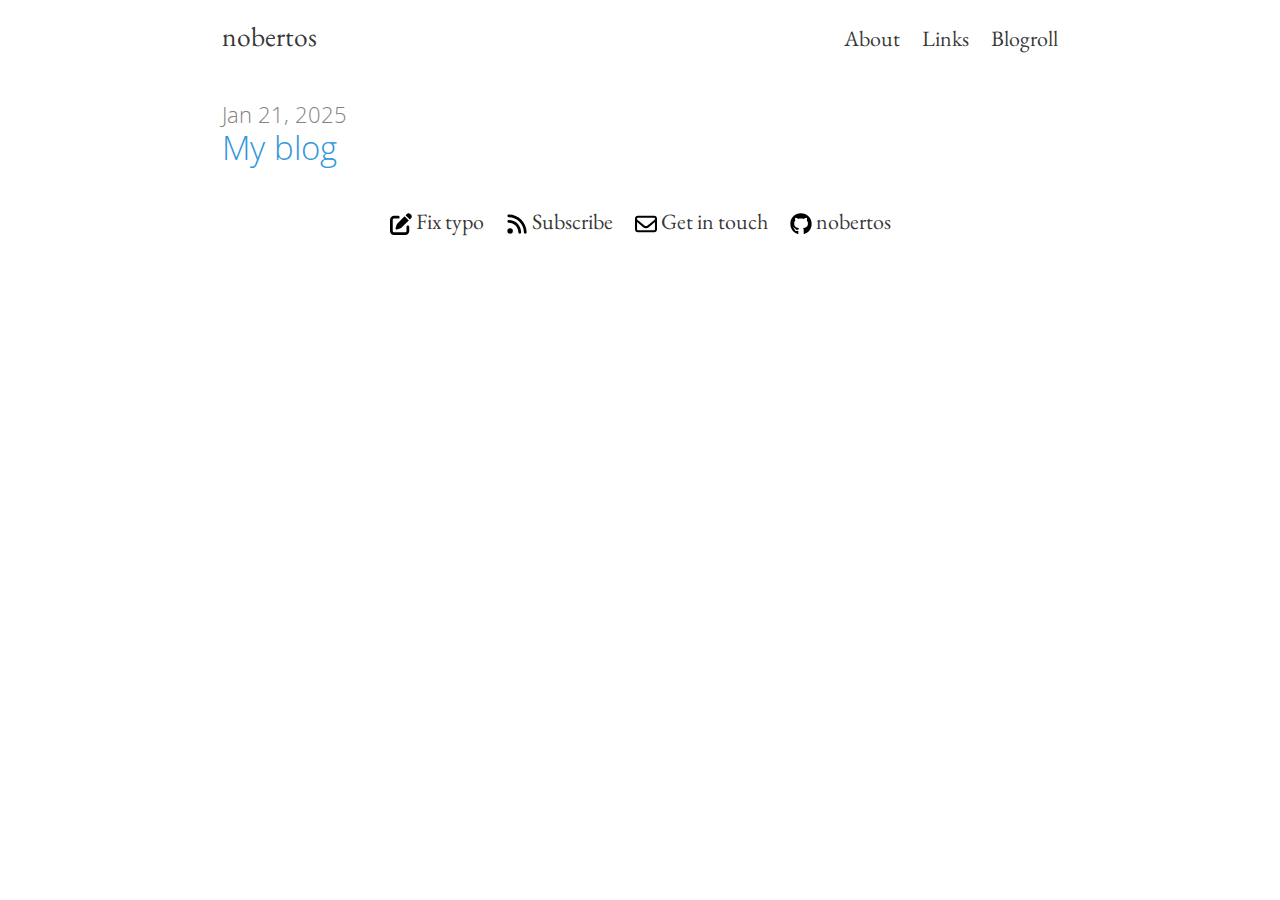
<file: index.html>
<!DOCTYPE html>
<html lang='en-US'>
<head>
  <meta charset='utf-8'>
  <meta name="viewport" content="width=device-width, initial-scale=1">
  <title>nobertos</title>
  <meta name="description" content="Yet another yet another programming blog by Rayene Nassim ZORGANIaka nobertos.">
  <link rel="icon" href="/favicon.png" type="image/png">
  <link rel="icon" href="/favicon.svg" type="image/svg+xml">
  <link rel="canonical" href="https://nobertos.github.io">
  <link rel="alternate" type="application/rss+xml" title="nobertos" href="https://nobertos.github.io/feed.xml">
  <style>
  @font-face {
    font-family: 'Open Sans'; src: url('/css/OpenSans-300-Normal.woff2') format('woff2');
    font-weight: 300; font-style: normal;
  }
  @font-face {
    font-family: 'JetBrains Mono'; src: url('/css/JetBrainsMono-400-Normal.woff2') format('woff2');
    font-weight: 400; font-style: normal;
  }
  @font-face {
    font-family: 'JetBrains Mono'; src: url('/css/JetBrainsMono-700-Normal.woff2') format('woff2');
    font-weight: 700; font-style: normal;
  }
  @font-face {
    font-family: 'EB Garamond'; src: url('/css/EBGaramond-400-Normal.woff2') format('woff2');
    font-weight: 400; font-style: normal;
  }
  @font-face {
    font-family: 'EB Garamond'; src: url('/css/EBGaramond-400-Italic.woff2') format('woff2');
    font-weight: 400; font-style: italic;
  }
  @font-face {
    font-family: 'EB Garamond'; src: url('/css/EBGaramond-700-Normal.woff2') format('woff2');
    font-weight: 700; font-style: normal;
  }
  @font-face {
    font-family: 'EB Garamond'; src: url('/css/EBGaramond-700-Italic.woff2') format('woff2');
    font-weight: 700; font-style: italic;
  }

  * { box-sizing: border-box; margin: 0; padding: 0; margin-block-start: 0; margin-block-end: 0; }

  body {
    max-width: 80ch;
    padding: 2ch;
    margin-left: auto;
    margin-right: auto;
  }

  header { margin-bottom: 2rem; }
  header > nav { display: flex; column-gap: 2ch; align-items: baseline; flex-wrap: wrap; }
  header a { font-style: normal; color: rgba(0, 0, 0, .8); text-decoration: none; }
  header a:hover { color: rgba(0, 0, 0, .8); text-decoration: underline; }
  header .title { font-size: 1.25em; flex-grow: 2; }

  footer { margin-top: 2rem; }
  footer > p { display: flex; column-gap: 2ch; justify-content: center; flex-wrap: wrap; }
  footer a { color: rgba(0, 0, 0, .8); text-decoration: none; white-space: nowrap; }
  footer i { vertical-align: middle; color: rgba(0, 0, 0, .8) }

  </style>

  <link rel="stylesheet" href="/css/main.css">
  
</head>

<body>
  <header>
    <nav>
      <a class="title" href="/">nobertos</a>
      <a href="/about.html">About</a>
      <a href="/links.html">Links</a>
      <a href="/blogroll.html">Blogroll</a>
    </nav>
  </header>

  <main>
  <ul class="post-list">
<li>
  <h2><time class="meta" datetime="2025-01-21">Jan 21, 2025</time> <a href="/2025/01/21/welcome-to-my-blog.html">My blog</a></h2>
</li></ul>
  </main>

  <footer>
    <p>
      <a href="https://github.com/nobertos/nobertos.github.io/edit/master/src/templates.ts">
        <svg class="icon"><use href="/assets/icons.svg#edit"/></svg>
        Fix typo
      </a>
      <a href="/feed.xml">
        <svg class="icon"><use href="/assets/icons.svg#rss"/></svg>
        Subscribe
      </a>
      <a href="mailto:rn.zorgani+blog@gmail.com">
        <svg class="icon"><use href="/assets/icons.svg#email"/></svg>
        Get in touch
      </a>
      <a href="https://github.com/nobertos">
        <svg class="icon"><use href="/assets/icons.svg#github"/></svg>
        nobertos
      </a>
    </p>
  </footer>
</body>

</html>
</file>
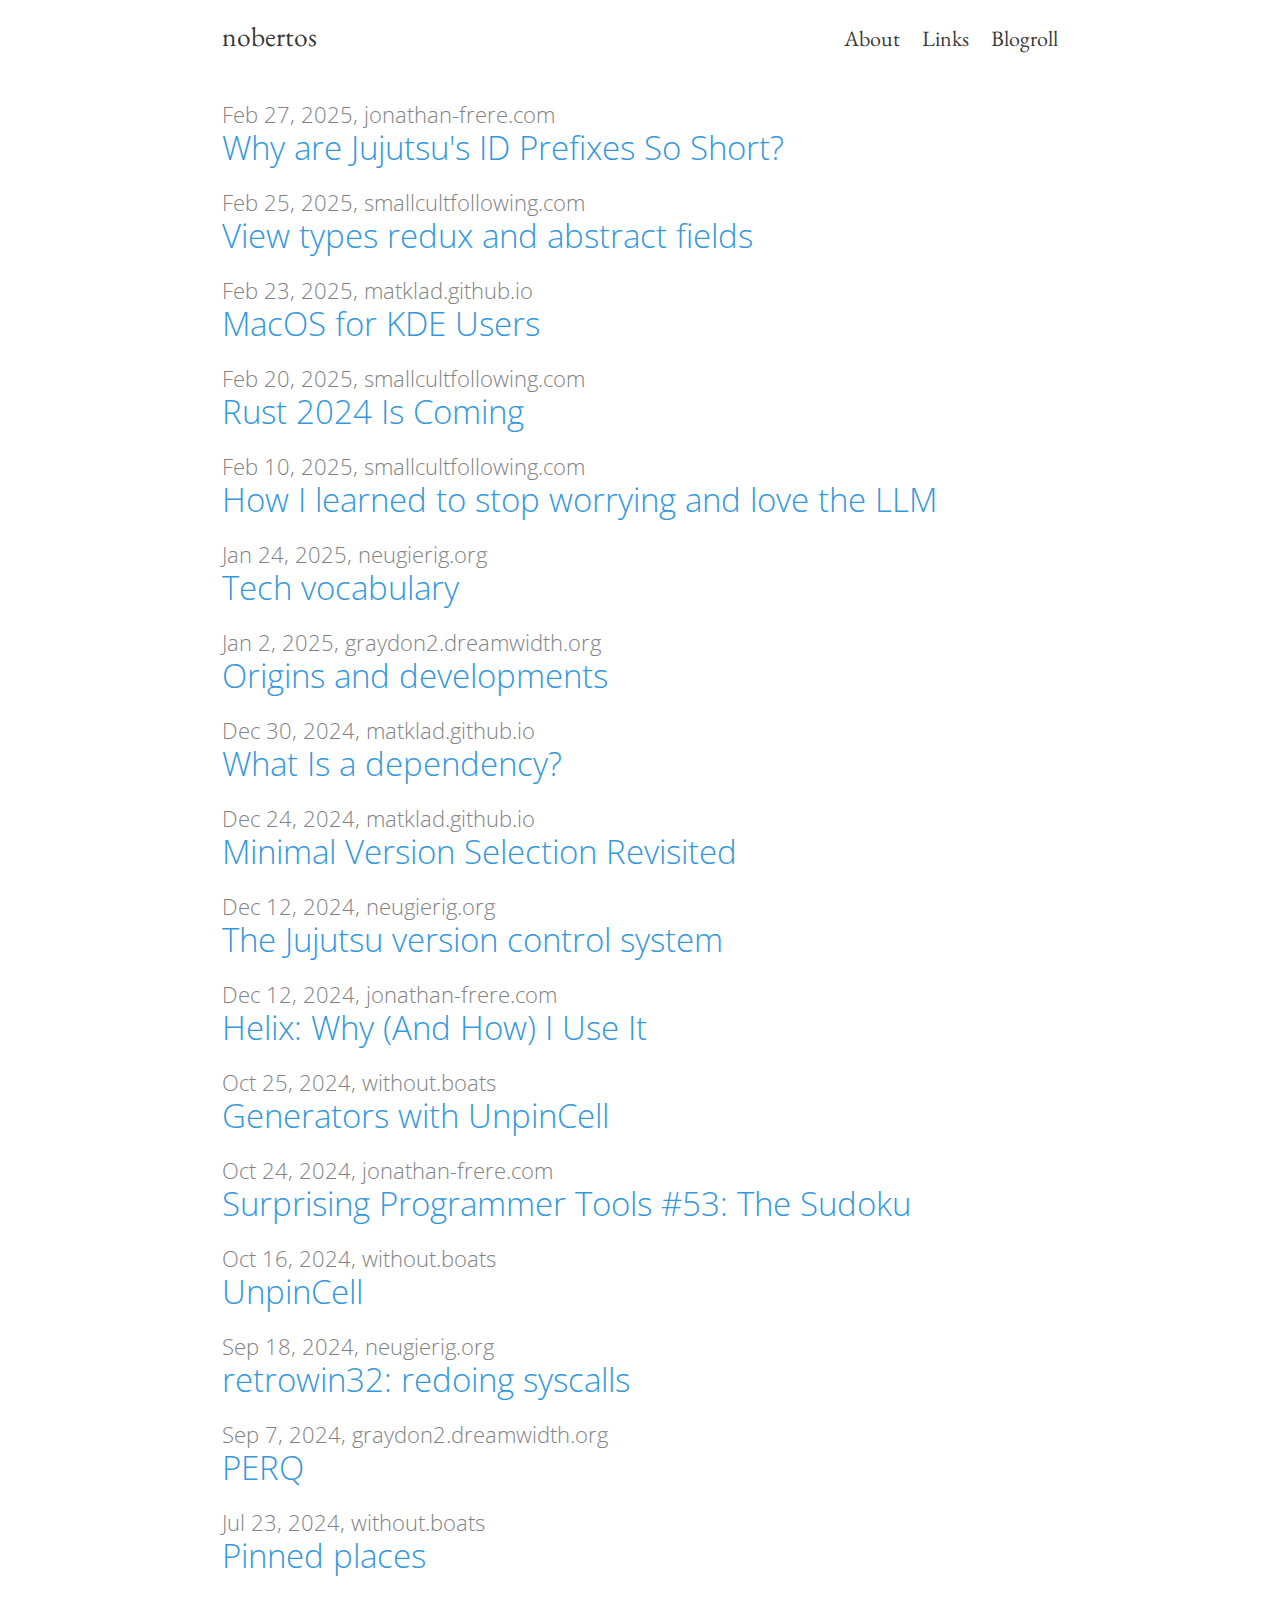
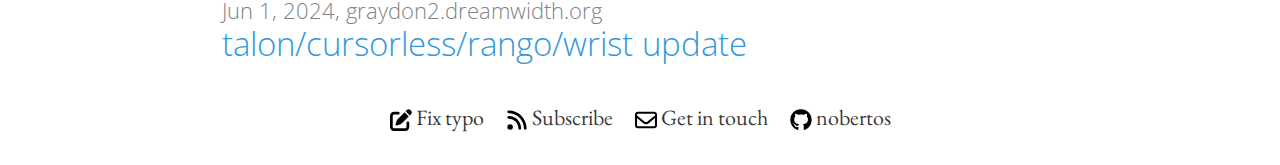
<file: blogroll.html>
<!DOCTYPE html>
<html lang='en-US'>
<head>
  <meta charset='utf-8'>
  <meta name="viewport" content="width=device-width, initial-scale=1">
  <title>nobertos</title>
  <meta name="description" content="Yet another yet another programming blog by Rayene Nassim ZORGANIaka nobertos.">
  <link rel="icon" href="/favicon.png" type="image/png">
  <link rel="icon" href="/favicon.svg" type="image/svg+xml">
  <link rel="canonical" href="https://nobertos.github.io">
  <link rel="alternate" type="application/rss+xml" title="nobertos" href="https://nobertos.github.io/feed.xml">
  <style>
  @font-face {
    font-family: 'Open Sans'; src: url('/css/OpenSans-300-Normal.woff2') format('woff2');
    font-weight: 300; font-style: normal;
  }
  @font-face {
    font-family: 'JetBrains Mono'; src: url('/css/JetBrainsMono-400-Normal.woff2') format('woff2');
    font-weight: 400; font-style: normal;
  }
  @font-face {
    font-family: 'JetBrains Mono'; src: url('/css/JetBrainsMono-700-Normal.woff2') format('woff2');
    font-weight: 700; font-style: normal;
  }
  @font-face {
    font-family: 'EB Garamond'; src: url('/css/EBGaramond-400-Normal.woff2') format('woff2');
    font-weight: 400; font-style: normal;
  }
  @font-face {
    font-family: 'EB Garamond'; src: url('/css/EBGaramond-400-Italic.woff2') format('woff2');
    font-weight: 400; font-style: italic;
  }
  @font-face {
    font-family: 'EB Garamond'; src: url('/css/EBGaramond-700-Normal.woff2') format('woff2');
    font-weight: 700; font-style: normal;
  }
  @font-face {
    font-family: 'EB Garamond'; src: url('/css/EBGaramond-700-Italic.woff2') format('woff2');
    font-weight: 700; font-style: italic;
  }

  * { box-sizing: border-box; margin: 0; padding: 0; margin-block-start: 0; margin-block-end: 0; }

  body {
    max-width: 80ch;
    padding: 2ch;
    margin-left: auto;
    margin-right: auto;
  }

  header { margin-bottom: 2rem; }
  header > nav { display: flex; column-gap: 2ch; align-items: baseline; flex-wrap: wrap; }
  header a { font-style: normal; color: rgba(0, 0, 0, .8); text-decoration: none; }
  header a:hover { color: rgba(0, 0, 0, .8); text-decoration: underline; }
  header .title { font-size: 1.25em; flex-grow: 2; }

  footer { margin-top: 2rem; }
  footer > p { display: flex; column-gap: 2ch; justify-content: center; flex-wrap: wrap; }
  footer a { color: rgba(0, 0, 0, .8); text-decoration: none; white-space: nowrap; }
  footer i { vertical-align: middle; color: rgba(0, 0, 0, .8) }

  </style>

  <link rel="stylesheet" href="/css/main.css">
  
</head>

<body>
  <header>
    <nav>
      <a class="title" href="/">nobertos</a>
      <a href="/about.html">About</a>
      <a href="/links.html">Links</a>
      <a href="/blogroll.html">Blogroll</a>
    </nav>
  </header>

  <main>
  <ul class="post-list">
<li>
  <h2>
  <span class="meta"><time  datetime="2025-02-27">Feb 27, 2025</time>, jonathan-frere.com</span>
    <a href="https://jonathan-frere.com/posts/jujutsu-shortest-ids/">Why are Jujutsu's ID Prefixes So Short?</a>
  </h2>
</li>
<li>
  <h2>
  <span class="meta"><time  datetime="2025-02-25">Feb 25, 2025</time>, smallcultfollowing.com</span>
    <a href="https://smallcultfollowing.com/babysteps/blog/2025/02/25/view-types-redux/?utm_source=atom_feed">View types redux and abstract fields</a>
  </h2>
</li>
<li>
  <h2>
  <span class="meta"><time  datetime="2025-02-23">Feb 23, 2025</time>, matklad.github.io</span>
    <a href="https://matklad.github.io/2025/02/23/macos-for-kde-users.html">MacOS for KDE Users</a>
  </h2>
</li>
<li>
  <h2>
  <span class="meta"><time  datetime="2025-02-20">Feb 20, 2025</time>, smallcultfollowing.com</span>
    <a href="https://smallcultfollowing.com/babysteps/blog/2025/02/20/rust-2024-is-coming/?utm_source=atom_feed">Rust 2024 Is Coming</a>
  </h2>
</li>
<li>
  <h2>
  <span class="meta"><time  datetime="2025-02-10">Feb 10, 2025</time>, smallcultfollowing.com</span>
    <a href="https://smallcultfollowing.com/babysteps/blog/2025/02/10/love-the-llm/?utm_source=atom_feed">How I learned to stop worrying and love the LLM</a>
  </h2>
</li>
<li>
  <h2>
  <span class="meta"><time  datetime="2025-01-24">Jan 24, 2025</time>, neugierig.org</span>
    <a href="https://neugierig.org/software/blog/2025/01/tech-vocabulary.html">Tech vocabulary</a>
  </h2>
</li>
<li>
  <h2>
  <span class="meta"><time  datetime="2025-01-02">Jan 2, 2025</time>, graydon2.dreamwidth.org</span>
    <a href="https://graydon2.dreamwidth.org/315410.html">Origins and developments</a>
  </h2>
</li>
<li>
  <h2>
  <span class="meta"><time  datetime="2024-12-30">Dec 30, 2024</time>, matklad.github.io</span>
    <a href="https://matklad.github.io/2024/12/30/what-is-dependency.html">What Is a dependency?</a>
  </h2>
</li>
<li>
  <h2>
  <span class="meta"><time  datetime="2024-12-24">Dec 24, 2024</time>, matklad.github.io</span>
    <a href="https://matklad.github.io/2024/12/24/minimal-version-selection-revisited.html">Minimal Version Selection Revisited</a>
  </h2>
</li>
<li>
  <h2>
  <span class="meta"><time  datetime="2024-12-12">Dec 12, 2024</time>, neugierig.org</span>
    <a href="https://neugierig.org/software/blog/2024/12/jujutsu.html">The Jujutsu version control system</a>
  </h2>
</li>
<li>
  <h2>
  <span class="meta"><time  datetime="2024-12-12">Dec 12, 2024</time>, jonathan-frere.com</span>
    <a href="https://jonathan-frere.com/posts/helix/">Helix: Why (And How) I Use It</a>
  </h2>
</li>
<li>
  <h2>
  <span class="meta"><time  datetime="2024-10-25">Oct 25, 2024</time>, without.boats</span>
    <a href="https://without.boats/blog/generators-with-unpin-cell/">Generators with UnpinCell</a>
  </h2>
</li>
<li>
  <h2>
  <span class="meta"><time  datetime="2024-10-24">Oct 24, 2024</time>, jonathan-frere.com</span>
    <a href="https://jonathan-frere.com/posts/useful-tools-sudoku/">Surprising Programmer Tools #53: The Sudoku</a>
  </h2>
</li>
<li>
  <h2>
  <span class="meta"><time  datetime="2024-10-16">Oct 16, 2024</time>, without.boats</span>
    <a href="https://without.boats/blog/unpin-cell/">UnpinCell</a>
  </h2>
</li>
<li>
  <h2>
  <span class="meta"><time  datetime="2024-09-18">Sep 18, 2024</time>, neugierig.org</span>
    <a href="https://neugierig.org/software/blog/2024/09/retrowin32-syscalls.html">retrowin32: redoing syscalls</a>
  </h2>
</li>
<li>
  <h2>
  <span class="meta"><time  datetime="2024-09-07">Sep 7, 2024</time>, graydon2.dreamwidth.org</span>
    <a href="https://graydon2.dreamwidth.org/313862.html">PERQ</a>
  </h2>
</li>
<li>
  <h2>
  <span class="meta"><time  datetime="2024-07-23">Jul 23, 2024</time>, without.boats</span>
    <a href="https://without.boats/blog/pinned-places/">Pinned places</a>
  </h2>
</li>
<li>
  <h2>
  <span class="meta"><time  datetime="2024-06-01">Jun 1, 2024</time>, graydon2.dreamwidth.org</span>
    <a href="https://graydon2.dreamwidth.org/313270.html">talon/cursorless/rango/wrist update</a>
  </h2>
</li></ul>
  </main>

  <footer>
    <p>
      <a href="https://github.com/nobertos/nobertos.github.io/edit/master/src/templates.ts">
        <svg class="icon"><use href="/assets/icons.svg#edit"/></svg>
        Fix typo
      </a>
      <a href="/feed.xml">
        <svg class="icon"><use href="/assets/icons.svg#rss"/></svg>
        Subscribe
      </a>
      <a href="mailto:rn.zorgani+blog@gmail.com">
        <svg class="icon"><use href="/assets/icons.svg#email"/></svg>
        Get in touch
      </a>
      <a href="https://github.com/nobertos">
        <svg class="icon"><use href="/assets/icons.svg#github"/></svg>
        nobertos
      </a>
    </p>
  </footer>
</body>

</html>
</file>
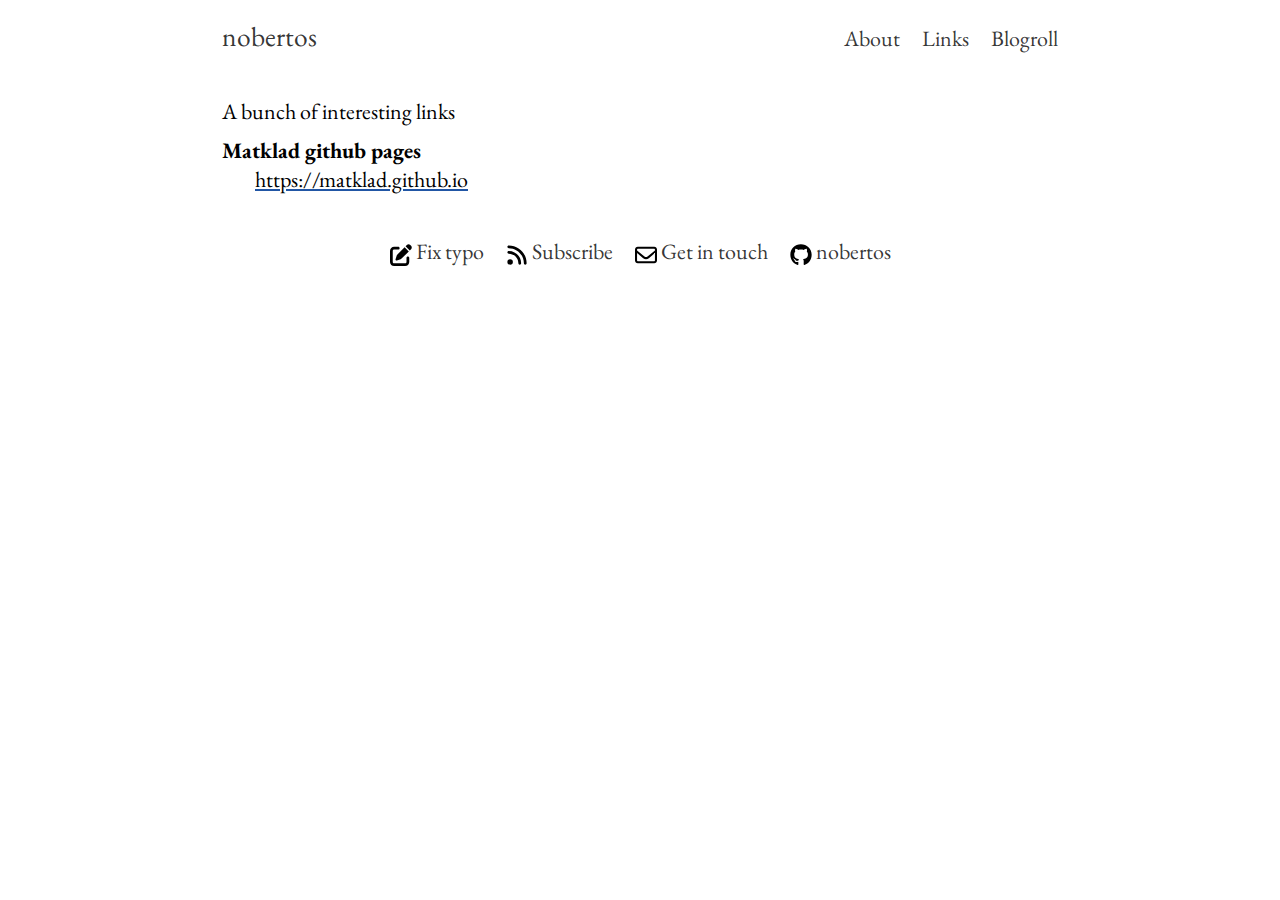
<file: links.html>
<!DOCTYPE html>
<html lang='en-US'>
<head>
  <meta charset='utf-8'>
  <meta name="viewport" content="width=device-width, initial-scale=1">
  <title>nobertos</title>
  <meta name="description" content="Yet another yet another programming blog by Rayene Nassim ZORGANIaka nobertos.">
  <link rel="icon" href="/favicon.png" type="image/png">
  <link rel="icon" href="/favicon.svg" type="image/svg+xml">
  <link rel="canonical" href="https://nobertos.github.io/links">
  <link rel="alternate" type="application/rss+xml" title="nobertos" href="https://nobertos.github.io/feed.xml">
  <style>
  @font-face {
    font-family: 'Open Sans'; src: url('/css/OpenSans-300-Normal.woff2') format('woff2');
    font-weight: 300; font-style: normal;
  }
  @font-face {
    font-family: 'JetBrains Mono'; src: url('/css/JetBrainsMono-400-Normal.woff2') format('woff2');
    font-weight: 400; font-style: normal;
  }
  @font-face {
    font-family: 'JetBrains Mono'; src: url('/css/JetBrainsMono-700-Normal.woff2') format('woff2');
    font-weight: 700; font-style: normal;
  }
  @font-face {
    font-family: 'EB Garamond'; src: url('/css/EBGaramond-400-Normal.woff2') format('woff2');
    font-weight: 400; font-style: normal;
  }
  @font-face {
    font-family: 'EB Garamond'; src: url('/css/EBGaramond-400-Italic.woff2') format('woff2');
    font-weight: 400; font-style: italic;
  }
  @font-face {
    font-family: 'EB Garamond'; src: url('/css/EBGaramond-700-Normal.woff2') format('woff2');
    font-weight: 700; font-style: normal;
  }
  @font-face {
    font-family: 'EB Garamond'; src: url('/css/EBGaramond-700-Italic.woff2') format('woff2');
    font-weight: 700; font-style: italic;
  }

  * { box-sizing: border-box; margin: 0; padding: 0; margin-block-start: 0; margin-block-end: 0; }

  body {
    max-width: 80ch;
    padding: 2ch;
    margin-left: auto;
    margin-right: auto;
  }

  header { margin-bottom: 2rem; }
  header > nav { display: flex; column-gap: 2ch; align-items: baseline; flex-wrap: wrap; }
  header a { font-style: normal; color: rgba(0, 0, 0, .8); text-decoration: none; }
  header a:hover { color: rgba(0, 0, 0, .8); text-decoration: underline; }
  header .title { font-size: 1.25em; flex-grow: 2; }

  footer { margin-top: 2rem; }
  footer > p { display: flex; column-gap: 2ch; justify-content: center; flex-wrap: wrap; }
  footer a { color: rgba(0, 0, 0, .8); text-decoration: none; white-space: nowrap; }
  footer i { vertical-align: middle; color: rgba(0, 0, 0, .8) }

  </style>

  <link rel="stylesheet" href="/css/main.css">
  
</head>

<body>
  <header>
    <nav>
      <a class="title" href="/">nobertos</a>
      <a href="/about.html">About</a>
      <a href="/links.html">Links</a>
      <a href="/blogroll.html">Blogroll</a>
    </nav>
  </header>

  <main>
  <p><span>A bunch of interesting links</span></p>
<dl>
<dt><span>Matklad github pages</span></dt>
<dd>
<p><a href="https://matklad.github.io" class="url">https://matklad.github.io</a></p>
</dd>
</dl>

  </main>

  <footer>
    <p>
      <a href="https://github.com/nobertos/nobertos.github.io/edit/master/content/links.dj">
        <svg class="icon"><use href="/assets/icons.svg#edit"/></svg>
        Fix typo
      </a>
      <a href="/feed.xml">
        <svg class="icon"><use href="/assets/icons.svg#rss"/></svg>
        Subscribe
      </a>
      <a href="mailto:rn.zorgani+blog@gmail.com">
        <svg class="icon"><use href="/assets/icons.svg#email"/></svg>
        Get in touch
      </a>
      <a href="https://github.com/nobertos">
        <svg class="icon"><use href="/assets/icons.svg#github"/></svg>
        nobertos
      </a>
    </p>
  </footer>
</body>

</html>
</file>
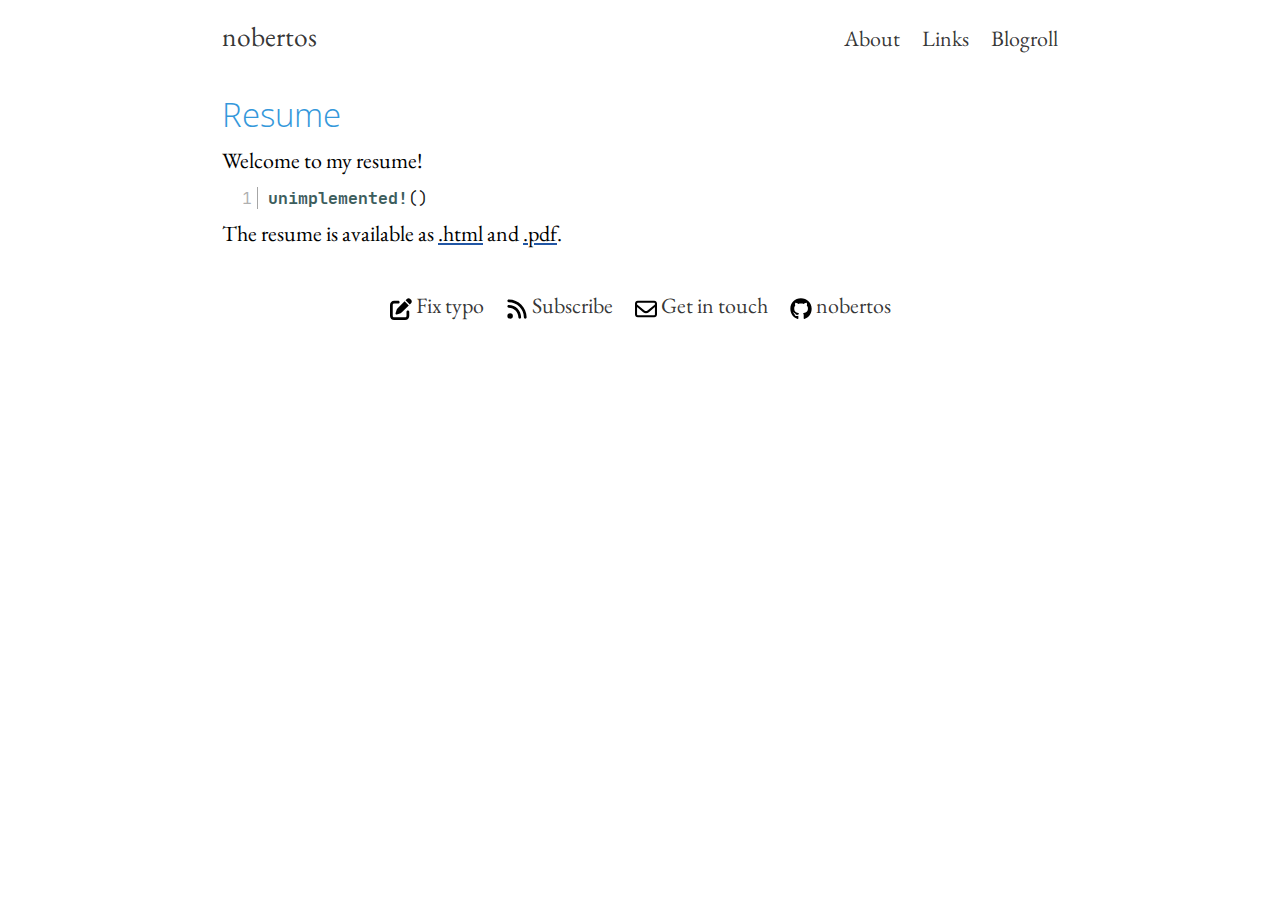
<file: resume.html>
<!DOCTYPE html>
<html lang='en-US'>
<head>
  <meta charset='utf-8'>
  <meta name="viewport" content="width=device-width, initial-scale=1">
  <title>nobertos</title>
  <meta name="description" content="Yet another yet another programming blog by Rayene Nassim ZORGANIaka nobertos.">
  <link rel="icon" href="/favicon.png" type="image/png">
  <link rel="icon" href="/favicon.svg" type="image/svg+xml">
  <link rel="canonical" href="https://nobertos.github.io/resume">
  <link rel="alternate" type="application/rss+xml" title="nobertos" href="https://nobertos.github.io/feed.xml">
  <style>
  @font-face {
    font-family: 'Open Sans'; src: url('/css/OpenSans-300-Normal.woff2') format('woff2');
    font-weight: 300; font-style: normal;
  }
  @font-face {
    font-family: 'JetBrains Mono'; src: url('/css/JetBrainsMono-400-Normal.woff2') format('woff2');
    font-weight: 400; font-style: normal;
  }
  @font-face {
    font-family: 'JetBrains Mono'; src: url('/css/JetBrainsMono-700-Normal.woff2') format('woff2');
    font-weight: 700; font-style: normal;
  }
  @font-face {
    font-family: 'EB Garamond'; src: url('/css/EBGaramond-400-Normal.woff2') format('woff2');
    font-weight: 400; font-style: normal;
  }
  @font-face {
    font-family: 'EB Garamond'; src: url('/css/EBGaramond-400-Italic.woff2') format('woff2');
    font-weight: 400; font-style: italic;
  }
  @font-face {
    font-family: 'EB Garamond'; src: url('/css/EBGaramond-700-Normal.woff2') format('woff2');
    font-weight: 700; font-style: normal;
  }
  @font-face {
    font-family: 'EB Garamond'; src: url('/css/EBGaramond-700-Italic.woff2') format('woff2');
    font-weight: 700; font-style: italic;
  }

  * { box-sizing: border-box; margin: 0; padding: 0; margin-block-start: 0; margin-block-end: 0; }

  body {
    max-width: 80ch;
    padding: 2ch;
    margin-left: auto;
    margin-right: auto;
  }

  header { margin-bottom: 2rem; }
  header > nav { display: flex; column-gap: 2ch; align-items: baseline; flex-wrap: wrap; }
  header a { font-style: normal; color: rgba(0, 0, 0, .8); text-decoration: none; }
  header a:hover { color: rgba(0, 0, 0, .8); text-decoration: underline; }
  header .title { font-size: 1.25em; flex-grow: 2; }

  footer { margin-top: 2rem; }
  footer > p { display: flex; column-gap: 2ch; justify-content: center; flex-wrap: wrap; }
  footer a { color: rgba(0, 0, 0, .8); text-decoration: none; white-space: nowrap; }
  footer i { vertical-align: middle; color: rgba(0, 0, 0, .8) }

  </style>

  <link rel="stylesheet" href="/css/main.css">
  <link rel="stylesheet" href="/css/resume.css">
</head>

<body>
  <header>
    <nav>
      <a class="title" href="/">nobertos</a>
      <a href="/about.html">About</a>
      <a href="/links.html">Links</a>
      <a href="/blogroll.html">Blogroll</a>
    </nav>
  </header>

  <main>
  
<h1><span>Resume</span> </h1>
<p><span>Welcome to my resume!</span></p>

<figure class="code-block">


<pre><code><span class="line"><span class="hl-built_in">unimplemented!</span>()</span></code></pre>

</figure>
<p><span>The resume is available as </span><a href="https://nobertos.github.io/resume.html"><span>.html</span></a><span> and </span><a href="https://nobertos.github.io/resume.pdf"><span>.pdf</span></a><span>.</span></p>

  </main>

  <footer>
    <p>
      <a href="https://github.com/nobertos/nobertos.github.io/edit/master/content/resume.dj">
        <svg class="icon"><use href="/assets/icons.svg#edit"/></svg>
        Fix typo
      </a>
      <a href="/feed.xml">
        <svg class="icon"><use href="/assets/icons.svg#rss"/></svg>
        Subscribe
      </a>
      <a href="mailto:rn.zorgani+blog@gmail.com">
        <svg class="icon"><use href="/assets/icons.svg#email"/></svg>
        Get in touch
      </a>
      <a href="https://github.com/nobertos">
        <svg class="icon"><use href="/assets/icons.svg#github"/></svg>
        nobertos
      </a>
    </p>
  </footer>
</body>

</html>
</file>
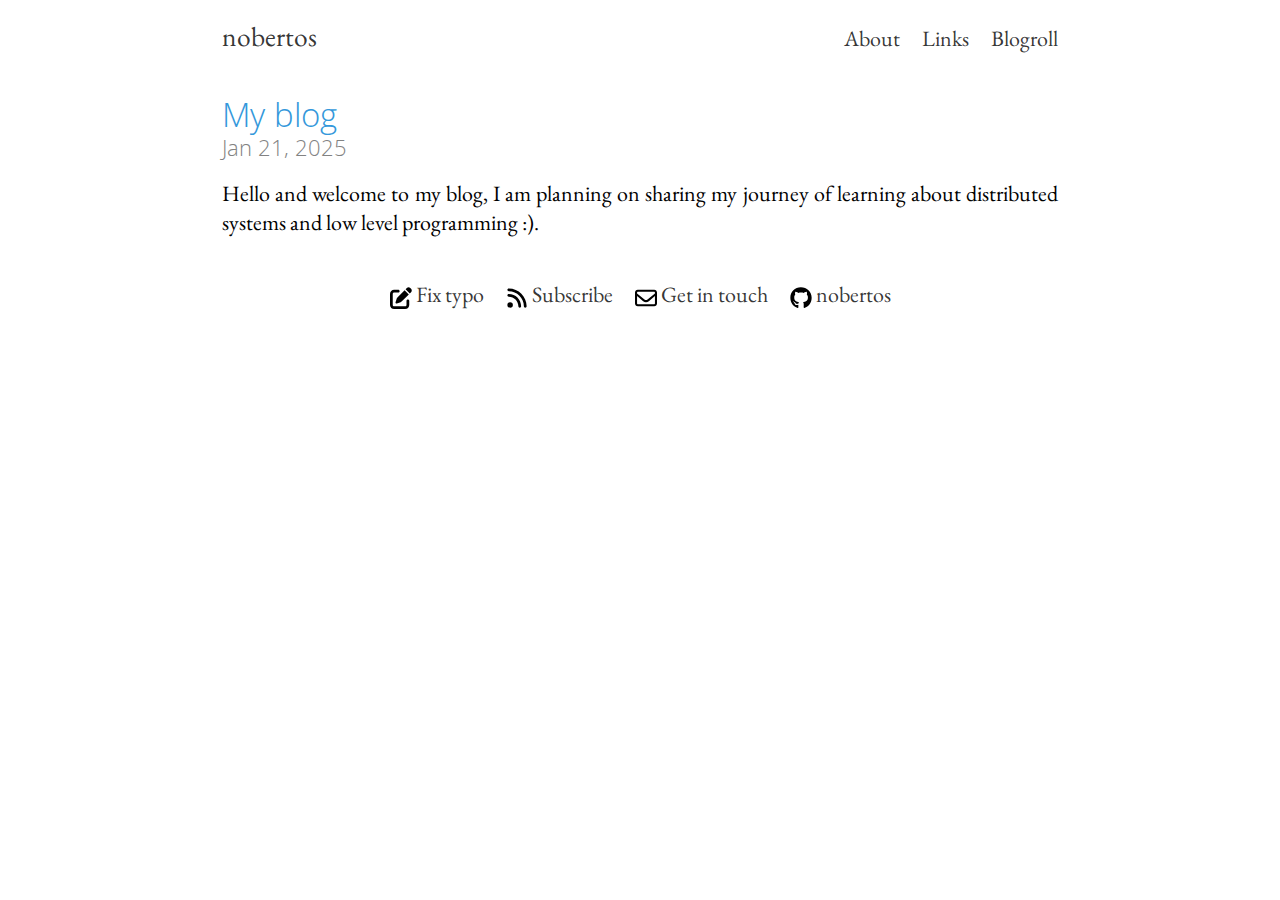
<file: 2025/01/21/welcome-to-my-blog.html>
<!DOCTYPE html>
<html lang='en-US'>
<head>
  <meta charset='utf-8'>
  <meta name="viewport" content="width=device-width, initial-scale=1">
  <title>My blog</title>
  <meta name="description" content="Hello and welcome to my blog, I am planning on sharing my journey of learning about distributed systems and low level programming :).">
  <link rel="icon" href="/favicon.png" type="image/png">
  <link rel="icon" href="/favicon.svg" type="image/svg+xml">
  <link rel="canonical" href="https://nobertos.github.io/2025/01/21/welcome-to-my-blog.html">
  <link rel="alternate" type="application/rss+xml" title="nobertos" href="https://nobertos.github.io/feed.xml">
  <style>
  @font-face {
    font-family: 'Open Sans'; src: url('/css/OpenSans-300-Normal.woff2') format('woff2');
    font-weight: 300; font-style: normal;
  }
  @font-face {
    font-family: 'JetBrains Mono'; src: url('/css/JetBrainsMono-400-Normal.woff2') format('woff2');
    font-weight: 400; font-style: normal;
  }
  @font-face {
    font-family: 'JetBrains Mono'; src: url('/css/JetBrainsMono-700-Normal.woff2') format('woff2');
    font-weight: 700; font-style: normal;
  }
  @font-face {
    font-family: 'EB Garamond'; src: url('/css/EBGaramond-400-Normal.woff2') format('woff2');
    font-weight: 400; font-style: normal;
  }
  @font-face {
    font-family: 'EB Garamond'; src: url('/css/EBGaramond-400-Italic.woff2') format('woff2');
    font-weight: 400; font-style: italic;
  }
  @font-face {
    font-family: 'EB Garamond'; src: url('/css/EBGaramond-700-Normal.woff2') format('woff2');
    font-weight: 700; font-style: normal;
  }
  @font-face {
    font-family: 'EB Garamond'; src: url('/css/EBGaramond-700-Italic.woff2') format('woff2');
    font-weight: 700; font-style: italic;
  }

  * { box-sizing: border-box; margin: 0; padding: 0; margin-block-start: 0; margin-block-end: 0; }

  body {
    max-width: 80ch;
    padding: 2ch;
    margin-left: auto;
    margin-right: auto;
  }

  header { margin-bottom: 2rem; }
  header > nav { display: flex; column-gap: 2ch; align-items: baseline; flex-wrap: wrap; }
  header a { font-style: normal; color: rgba(0, 0, 0, .8); text-decoration: none; }
  header a:hover { color: rgba(0, 0, 0, .8); text-decoration: underline; }
  header .title { font-size: 1.25em; flex-grow: 2; }

  footer { margin-top: 2rem; }
  footer > p { display: flex; column-gap: 2ch; justify-content: center; flex-wrap: wrap; }
  footer a { color: rgba(0, 0, 0, .8); text-decoration: none; white-space: nowrap; }
  footer i { vertical-align: middle; color: rgba(0, 0, 0, .8) }

  </style>

  <link rel="stylesheet" href="/css/main.css">
  
</head>

<body>
  <header>
    <nav>
      <a class="title" href="/">nobertos</a>
      <a href="/about.html">About</a>
      <a href="/links.html">Links</a>
      <a href="/blogroll.html">Blogroll</a>
    </nav>
  </header>

  <main>
  <article >

<h1><span>My blog</span> <time class="meta" datetime="2025-01-21">Jan 21, 2025</time></h1>
<p><span>Hello and welcome to my blog, I am planning on sharing my journey of learning about distributed systems and low level programming :).</span></p>
</article>
  </main>

  <footer>
    <p>
      <a href="https://github.com/nobertos/nobertos.github.io/edit/master/content/posts/2025-01-21-welcome-to-my-blog.dj">
        <svg class="icon"><use href="/assets/icons.svg#edit"/></svg>
        Fix typo
      </a>
      <a href="/feed.xml">
        <svg class="icon"><use href="/assets/icons.svg#rss"/></svg>
        Subscribe
      </a>
      <a href="mailto:rn.zorgani+blog@gmail.com">
        <svg class="icon"><use href="/assets/icons.svg#email"/></svg>
        Get in touch
      </a>
      <a href="https://github.com/nobertos">
        <svg class="icon"><use href="/assets/icons.svg#github"/></svg>
        nobertos
      </a>
    </p>
  </footer>
</body>

</html>
</file>
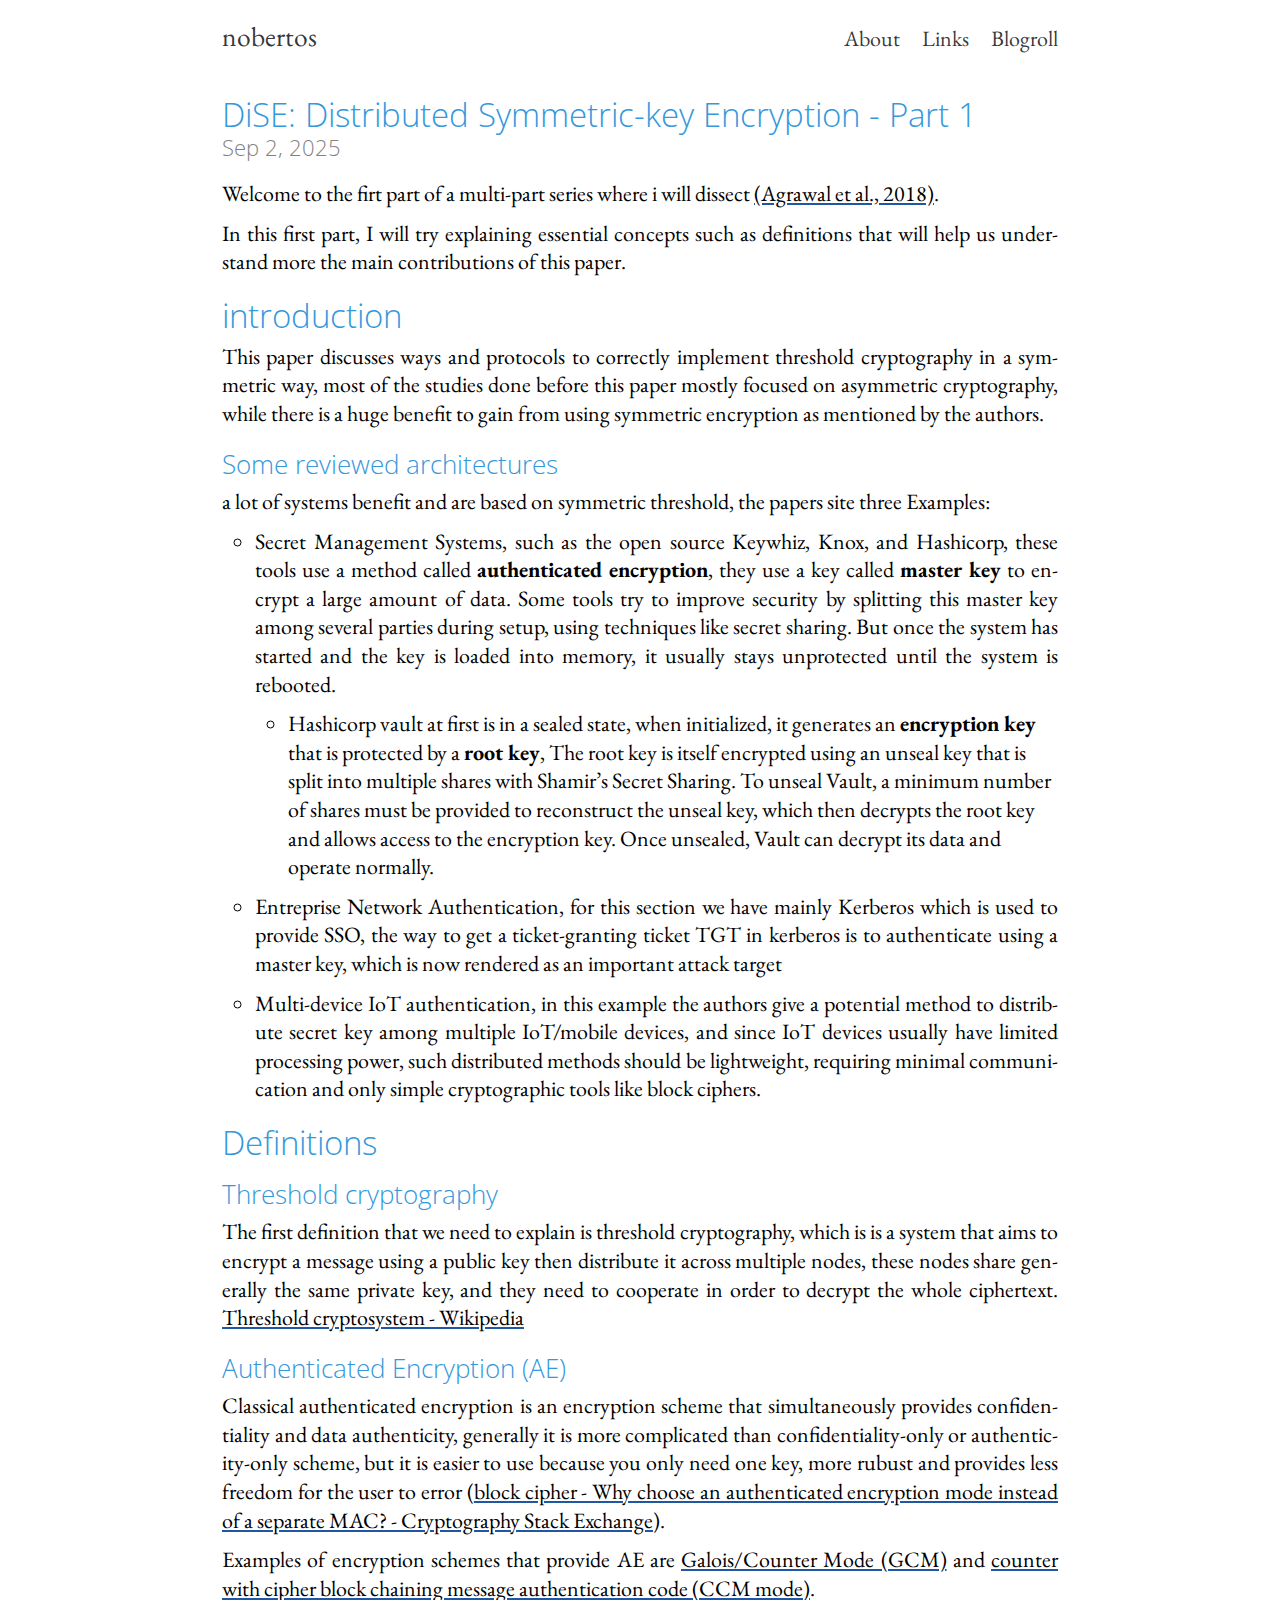
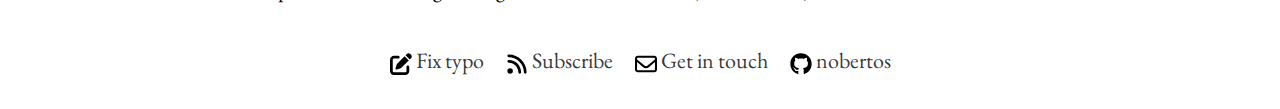
<file: 2025/09/02/dise-part-1.html>
<!DOCTYPE html>
<html lang='en-US'>
<head>
  <meta charset='utf-8'>
  <meta name="viewport" content="width=device-width, initial-scale=1">
  <title>DiSE: Distributed Symmetric-key Encryption - Part 1</title>
  <meta name="description" content="Welcome to the firt part of a multi-part series where i will dissect (Agrawal et al., 2018).">
  <link rel="icon" href="/favicon.png" type="image/png">
  <link rel="icon" href="/favicon.svg" type="image/svg+xml">
  <link rel="canonical" href="https://nobertos.github.io/2025/09/02/dise-part-1.html">
  <link rel="alternate" type="application/rss+xml" title="nobertos" href="https://nobertos.github.io/feed.xml">
  <style>
  @font-face {
    font-family: 'Open Sans'; src: url('/css/OpenSans-300-Normal.woff2') format('woff2');
    font-weight: 300; font-style: normal;
  }
  @font-face {
    font-family: 'JetBrains Mono'; src: url('/css/JetBrainsMono-400-Normal.woff2') format('woff2');
    font-weight: 400; font-style: normal;
  }
  @font-face {
    font-family: 'JetBrains Mono'; src: url('/css/JetBrainsMono-700-Normal.woff2') format('woff2');
    font-weight: 700; font-style: normal;
  }
  @font-face {
    font-family: 'EB Garamond'; src: url('/css/EBGaramond-400-Normal.woff2') format('woff2');
    font-weight: 400; font-style: normal;
  }
  @font-face {
    font-family: 'EB Garamond'; src: url('/css/EBGaramond-400-Italic.woff2') format('woff2');
    font-weight: 400; font-style: italic;
  }
  @font-face {
    font-family: 'EB Garamond'; src: url('/css/EBGaramond-700-Normal.woff2') format('woff2');
    font-weight: 700; font-style: normal;
  }
  @font-face {
    font-family: 'EB Garamond'; src: url('/css/EBGaramond-700-Italic.woff2') format('woff2');
    font-weight: 700; font-style: italic;
  }

  * { box-sizing: border-box; margin: 0; padding: 0; margin-block-start: 0; margin-block-end: 0; }

  body {
    max-width: 80ch;
    padding: 2ch;
    margin-left: auto;
    margin-right: auto;
  }

  header { margin-bottom: 2rem; }
  header > nav { display: flex; column-gap: 2ch; align-items: baseline; flex-wrap: wrap; }
  header a { font-style: normal; color: rgba(0, 0, 0, .8); text-decoration: none; }
  header a:hover { color: rgba(0, 0, 0, .8); text-decoration: underline; }
  header .title { font-size: 1.25em; flex-grow: 2; }

  footer { margin-top: 2rem; }
  footer > p { display: flex; column-gap: 2ch; justify-content: center; flex-wrap: wrap; }
  footer a { color: rgba(0, 0, 0, .8); text-decoration: none; white-space: nowrap; }
  footer i { vertical-align: middle; color: rgba(0, 0, 0, .8) }

  </style>

  <link rel="stylesheet" href="/css/main.css">
  
</head>

<body>
  <header>
    <nav>
      <a class="title" href="/">nobertos</a>
      <a href="/about.html">About</a>
      <a href="/links.html">Links</a>
      <a href="/blogroll.html">Blogroll</a>
    </nav>
  </header>

  <main>
  <article >

<h1><span>DiSE: Distributed Symmetric-key Encryption - Part 1</span> <time class="meta" datetime="2025-09-02">Sep 2, 2025</time></h1>
<p><span>Welcome to the firt part of a multi-part series where i will dissect </span><a href="https://eprint.iacr.org/2018/727.pdf"><span>(Agrawal et al., 2018)</span></a><span>.</span></p>
<p><span>In this first part, I will try explaining essential concepts such as definitions that will help us understand more the main contributions of this paper.</span></p>
<section id="introduction">

    <h2>
    <a href="#introduction"><span>introduction</span> </a>
    </h2>
<p><span>This paper discusses ways and protocols to correctly implement threshold cryptography in a symmetric way, most of the studies done before this paper mostly focused on asymmetric cryptography, while there is a huge benefit to gain from using symmetric encryption as mentioned by the authors.</span></p>
<section id="Some-reviewed-architectures">

    <h3>
    <a href="#Some-reviewed-architectures"><span>Some reviewed architectures</span> </a>
    </h3>
<p><span>a lot of systems benefit and are based on symmetric threshold, the papers site three Examples:</span></p>
<ul>
<li>
<p><span>Secret Management Systems, such as the open source Keywhiz, Knox, and Hashicorp, these tools use a method called </span><strong><span>authenticated encryption</span></strong><span>, they use a key called </span><strong><span>master key</span></strong><span> to encrypt a large amount of data. Some tools try to improve security by splitting this master key among several parties during setup, using techniques like secret sharing. But once the system has started and the key is loaded into memory, it usually stays unprotected until the system is rebooted.</span></p>
<ul>
<li>
<span>Hashicorp vault at first is in a sealed state, when initialized, it generates an </span><strong><span>encryption key</span></strong><span> that is protected by a </span><strong><span>root key</span></strong><span>, The root key is itself encrypted using an unseal key that is split into multiple shares with Shamir’s Secret Sharing. To unseal Vault, a minimum number of shares must be provided to reconstruct the unseal key, which then decrypts the root key and allows access to the encryption key. Once unsealed, Vault can decrypt its data and operate normally.</span>
</li>
</ul>
</li>
<li>
<p><span>Entreprise Network Authentication, for this section we have mainly Kerberos which is used to provide SSO, the way to get a ticket-granting ticket TGT in kerberos is to authenticate using a master key, which is now rendered as an important attack target</span></p>
</li>
<li>
<p><span>Multi-device IoT authentication, in this example the authors give a potential method to distribute secret key among multiple IoT/mobile devices, and since IoT devices usually have limited processing power, such distributed methods should be lightweight, requiring minimal communication and only simple cryptographic tools like block ciphers.</span></p>
</li>
</ul>
</section>
</section>
<section id="Definitions">

    <h2>
    <a href="#Definitions"><span>Definitions</span> </a>
    </h2>
<section id="Threshold-cryptography">

    <h3>
    <a href="#Threshold-cryptography"><span>Threshold cryptography</span> </a>
    </h3>
<p><span>The first definition that we need to explain is threshold cryptography, which is is a system that aims to encrypt a message using a public key then distribute it across multiple nodes, these nodes share generally the same private key, and they need to cooperate in order to decrypt the whole ciphertext. </span><a href="https://en.wikipedia.org/wiki/Threshold_cryptosystem"><span>Threshold cryptosystem - Wikipedia</span></a><span> </span></p>
</section>
<section id="Authenticated-Encryption-AE">

    <h3>
    <a href="#Authenticated-Encryption-AE"><span>Authenticated Encryption (AE)</span> </a>
    </h3>
<p><span>Classical authenticated encryption is an encryption scheme that simultaneously provides confidentiality and data authenticity, generally it is more complicated than confidentiality-only or authenticity-only scheme, but it is easier to use because you only need one key, more rubust and provides less freedom for the user to error (</span><a href="https://crypto.stackexchange.com/questions/923/why-choose-an-authenticated-encryption-mode-instead-of-a-separate-mac?rq=1"><span>block cipher - Why choose an authenticated encryption mode instead of a separate MAC? - Cryptography Stack Exchange</span></a><span>).</span></p>
<p><span>Examples of encryption schemes that provide AE are </span><a href="https://en.wikipedia.org/wiki/Galois/Counter_Mode"><span>Galois/Counter Mode (GCM)</span></a><span> and </span><a href="https://en.wikipedia.org/wiki/CCM_mode"><span>counter with cipher block chaining message authentication code (CCM mode)</span></a><span>.</span></p>
</section>
</section>
</article>
  </main>

  <footer>
    <p>
      <a href="https://github.com/nobertos/nobertos.github.io/edit/master/content/posts/2025-09-02-dise-part-1.dj">
        <svg class="icon"><use href="/assets/icons.svg#edit"/></svg>
        Fix typo
      </a>
      <a href="/feed.xml">
        <svg class="icon"><use href="/assets/icons.svg#rss"/></svg>
        Subscribe
      </a>
      <a href="mailto:rn.zorgani+blog@gmail.com">
        <svg class="icon"><use href="/assets/icons.svg#email"/></svg>
        Get in touch
      </a>
      <a href="https://github.com/nobertos">
        <svg class="icon"><use href="/assets/icons.svg#github"/></svg>
        nobertos
      </a>
    </p>
  </footer>
</body>

</html>
</file>
<file: css/main.css>
html {
  font-family: "EB Garamond", serif;
  font-size: 22px;
  line-height: 1.3em;
}

h1 {
  margin-bottom: 0.75rem;
}

h2,
h3 {
  margin-bottom: 0.5rem;
}

section {
  margin-top: 1rem;
}

p,
table,
ol,
ul,
figure,
aside,
dl,
hr {
  margin-bottom: 0.5rem;
}

sup,
sub {
  line-height: 0;
}

svg.icon {
  width: 1rem;
  height: 1rem;
  vertical-align: middle;
}

h1,
h2,
h3 {
  font-family: "Open Sans", sans-serif;
  font-weight: 300;
  color: #3498db;
  text-rendering: optimizeLegibility;
  line-height: 1em;
}

h1,
h2 {
  font-size: 1.5rem;
}

h3 {
  font-size: 1.2rem;
}

section:target> :is(h1, h2, h3) {
  position: relative;
}

section:target> :is(h1, h2, h3)::before {
  position: absolute;
  left: -1.2ch;
  content: "§";
}

:is(h1, h2, h3)>a {
  color: inherit;
  text-decoration: none
}

:is(h1, h2, h3)>a:hover {
  color: inherit;
  text-decoration: none
}

/* Block */

img,
video {
  display: inline-block;
  vertical-align: middle;
  max-width: 100%;
  height: auto;
}

figure>img,
figure>video {
  display: block;
  margin-left: auto;
  margin-right: auto;
}

p {
  hyphens: auto;
  -webkit-hyphens: auto;
  text-align: justify;
}

figure.blockquote {
  padding-left: 1em;
  border-left: 3px solid #3498db;
}

figure.blockquote>figcaption {
  text-align: right;
}

table {
  border-collapse: collapse;
  background: #fff;
}

table,
td,
th {
  border: 1px solid #dedede;
}

td,
th {
  padding: 0.5625em 0.625em
}

ol,
ul,
dd {
  margin-left: 3ch;
}

ul {
  list-style-type: circle;
}

.roman {
  list-style-type: lower-roman;
}

dt {
  font-weight: bold;
}

aside.admn {
  display: flex;
  flex-direction: row;
  align-items: center;
}

aside.admn>svg.icon {
  flex-shrink: 0;
  width: 2rem;
  height: 2rem;
  fill: #19407c;
}

aside.admn.warn>svg.icon {
  fill: #3498db;
}

aside.admn>div {
  padding-left: 1ch;
  margin-left: 1ch;
  border-left: 1px solid #dddddf
}

aside.block {
  border-style: solid;
  border-width: 1px;
  border-radius: 4px;
  border-color: #dbdbd6;
  padding: 1em;
  background: #f3f3f2;
}

aside.block>.title {
  font-family: "Open Sans", sans-serif;
  font-size: 1.5rem;
  color: #7a2518;
  text-align: center;
  margin-top: 0;
  margin-bottom: 0.5rem;
}

aside.block> :last-child {
  margin-bottom: 0;
}

details {
  padding-left: 1em;
  border-left: 3px solid #19407c;
}

pre {
  line-height: 1rem;
}

code {
  font-family: "JetBrains Mono", monospace;
  font-variant-ligatures: none;
  font-size: 0.75em;
  color: rgba(0, 0, 0, .9);
}

figcaption.title {
  font-style: italic;
  font-weight: 400;
  line-height: 1.45;
  color: #7a2518;
  margin-top: 0;
  margin-bottom: 0.25em;
}

figure.code-block>pre>code {
  display: flex;
  flex-direction: column;
  overflow-x: auto;
  overflow-y: clip;
  counter-reset: line;
}

figure.code-block>pre>code>.line {
  counter-increment: line;
}

figure.code-block>pre>code>.line:before {
  content: counter(line);
  display: inline-block;
  width: 3ch;
  padding-right: 0.5ch;
  margin-right: 1ch;
  text-align: right;
  opacity: .35;
  border-right: 1px solid black;
}

ol.callout {
  list-style: none;
  counter-reset: callout;
}

ol.callout>li {
  position: relative;
}

ol.callout>li::before {
  counter-increment: callout;
  content: counter(callout);
  position: absolute;
  top: 0.2rem;
  left: -1.1rem;
}

i.callout::after {
  content: attr(data-value);
}

ol.callout>li::before,
i.callout::after {
  font-family: "JetBrains Mono";
  font-style: normal;
  font-size: 0.75rem;
  font-weight: bold;
  display: inline-block;
  width: 0.9rem;
  height: 0.9rem;
  line-height: 0.9rem;
  border-radius: 100%;
  background-color: black;
  color: white;
  text-align: center;
}

.two-col {
  display: flex;
  flex-direction: row;
}

.two-col>*:first-child {
  flex: 30%;
}

.two-col>*:last-child {
  flex: 30%;
}

hr {
  border: none;
  height: 0;
  overflow: visible;
  color: black;
  height: 1rem;
}

hr::after {
  content: '❧';
  display: block;
  text-align: center;
}

/* Inline */

p>code {
  white-space: nowrap;
}

/* Sadly, overflow-wrap: anywhere doesn't compose with this */
.display {
  display: block;
  margin: 1em 0;
  text-align: center
}

a {
  text-decoration-color: #2156a5;
  color: black;
}

a:hover,
a:focus {
  color: #2156a5;
  fill: #2156a5;
}

a.url {
  word-break: break-all;
}

kbd {
  font-family: "JetBrains Mono", monospace;
  font-variant-ligatures: none;
  font-size: .65rem;
  line-height: 1.45;
}

kbd>kbd {
  display: inline-block;
  color: rgba(0, 0, 0, .8);
  background: #f7f7f7;
  border: 1px solid #ccc;
  border-radius: 3px;
  box-shadow: 0 1px 0 rgb(0 0 0 / 20%), 0 0 0 0.1em #fff inset;
  margin: 0 0.15em;
  padding: 0.2em 0.5em;
  top: -0.1em;
  vertical-align: middle;
  position: relative;
  white-space: nowrap;
}

dfn,
.small-caps {
  font-style: normal;
  font-variant: small-caps;
}

.meta {
  display: block;
  display: block;
  color: #828282;
  font-family: "Open Sans", sans-serif;
  font-size: 1rem;
}

.menu {
  font-weight: bold;
}

/* Special Cases */

.post-list {
  margin-left: 0;
  list-style: none;
}

.post-list>li {
  margin-top: 1em;
}

.post-list h2 {
  margin-top: 0;
}

.post-list a {
  color: #3498db;
  text-decoration: none;
  display: block;
}

.post-list a:hover {
  color: #3498db;
  text-decoration: underline;
}

.about-ava {
  float: left;
  margin-right: 2ch;
  display: inline;
}

/* Highlighting */

.hl-keyword,
.hl-literal {
  color: #000000;
  font-weight: bold;
}

.hl-type {
  color: #0086B3;
}

.hl-tag {
  color: #000080;
}

.hl-title.function_ {
  color: #990000;
  font-weight: bold;
}

.hl-title.class_ {
  color: #445588;
  font-weight: bold;
}

.hl-comment {
  color: #008000;
  font-style: italic;
}

.hl-built_in,
.hl-meta {
  color: #3c5d5d;
  font-weight: bold;
}

.hl-number {
  color: #009999;
}

.hl-string {
  color: #d14;
}

.hl-output {
  color: #2156a5;
}

.hl-subst {
  color: rgba(0, 0, 0, .9);
}

.hl-attr,
.hl-symbol {
  color: #008080;
}

.hl-line {
  background-color: #ffc;
}
</file>
<file: css/resume.css>
@media print {
  header { display: none; }
  footer { display: none; }
  main { display: block; }
  html { font-size: 18px; }
  h1 { display: none; }
  .page-break { break-before: page; }
  section:has(>h3) { break-inside: avoid;}
}

h3 {
    font: inherit;
    font-weight: bold;
    color: black;
    font-size: 1.2rem;
}
</file>
